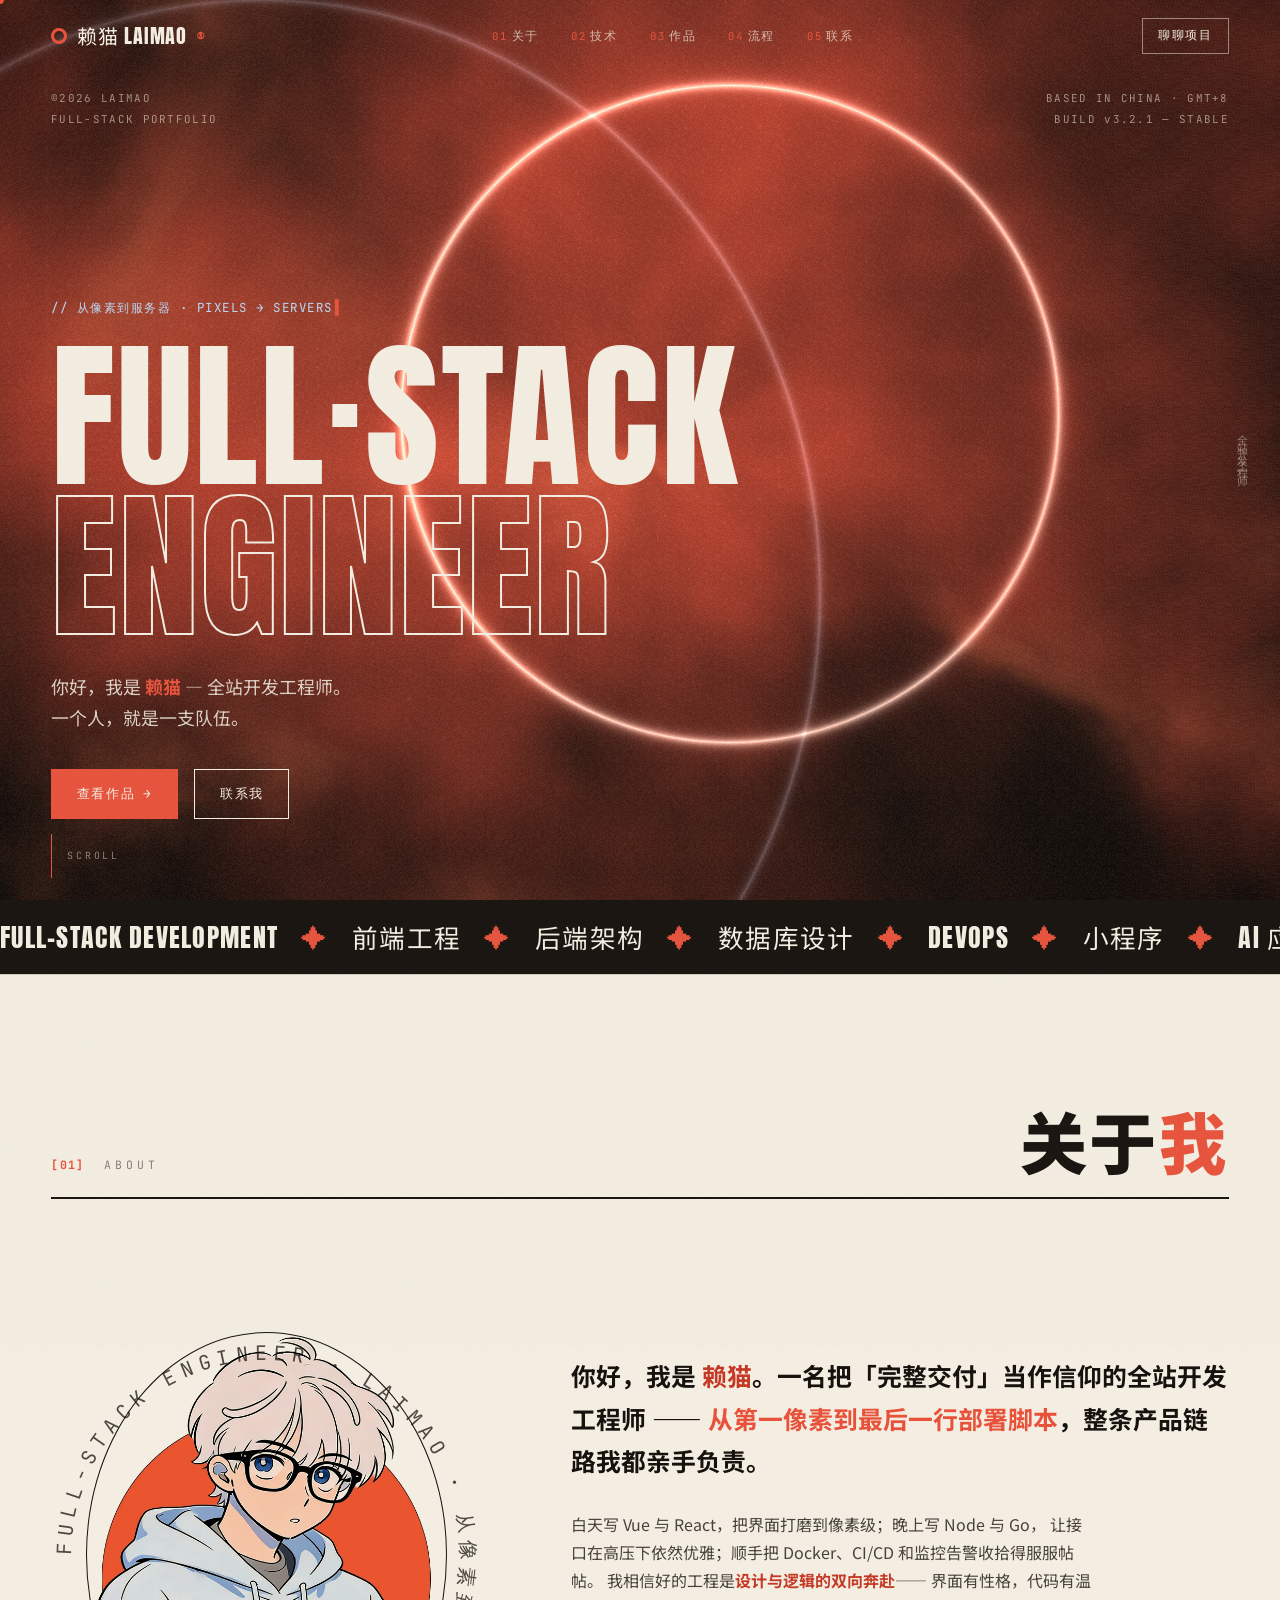
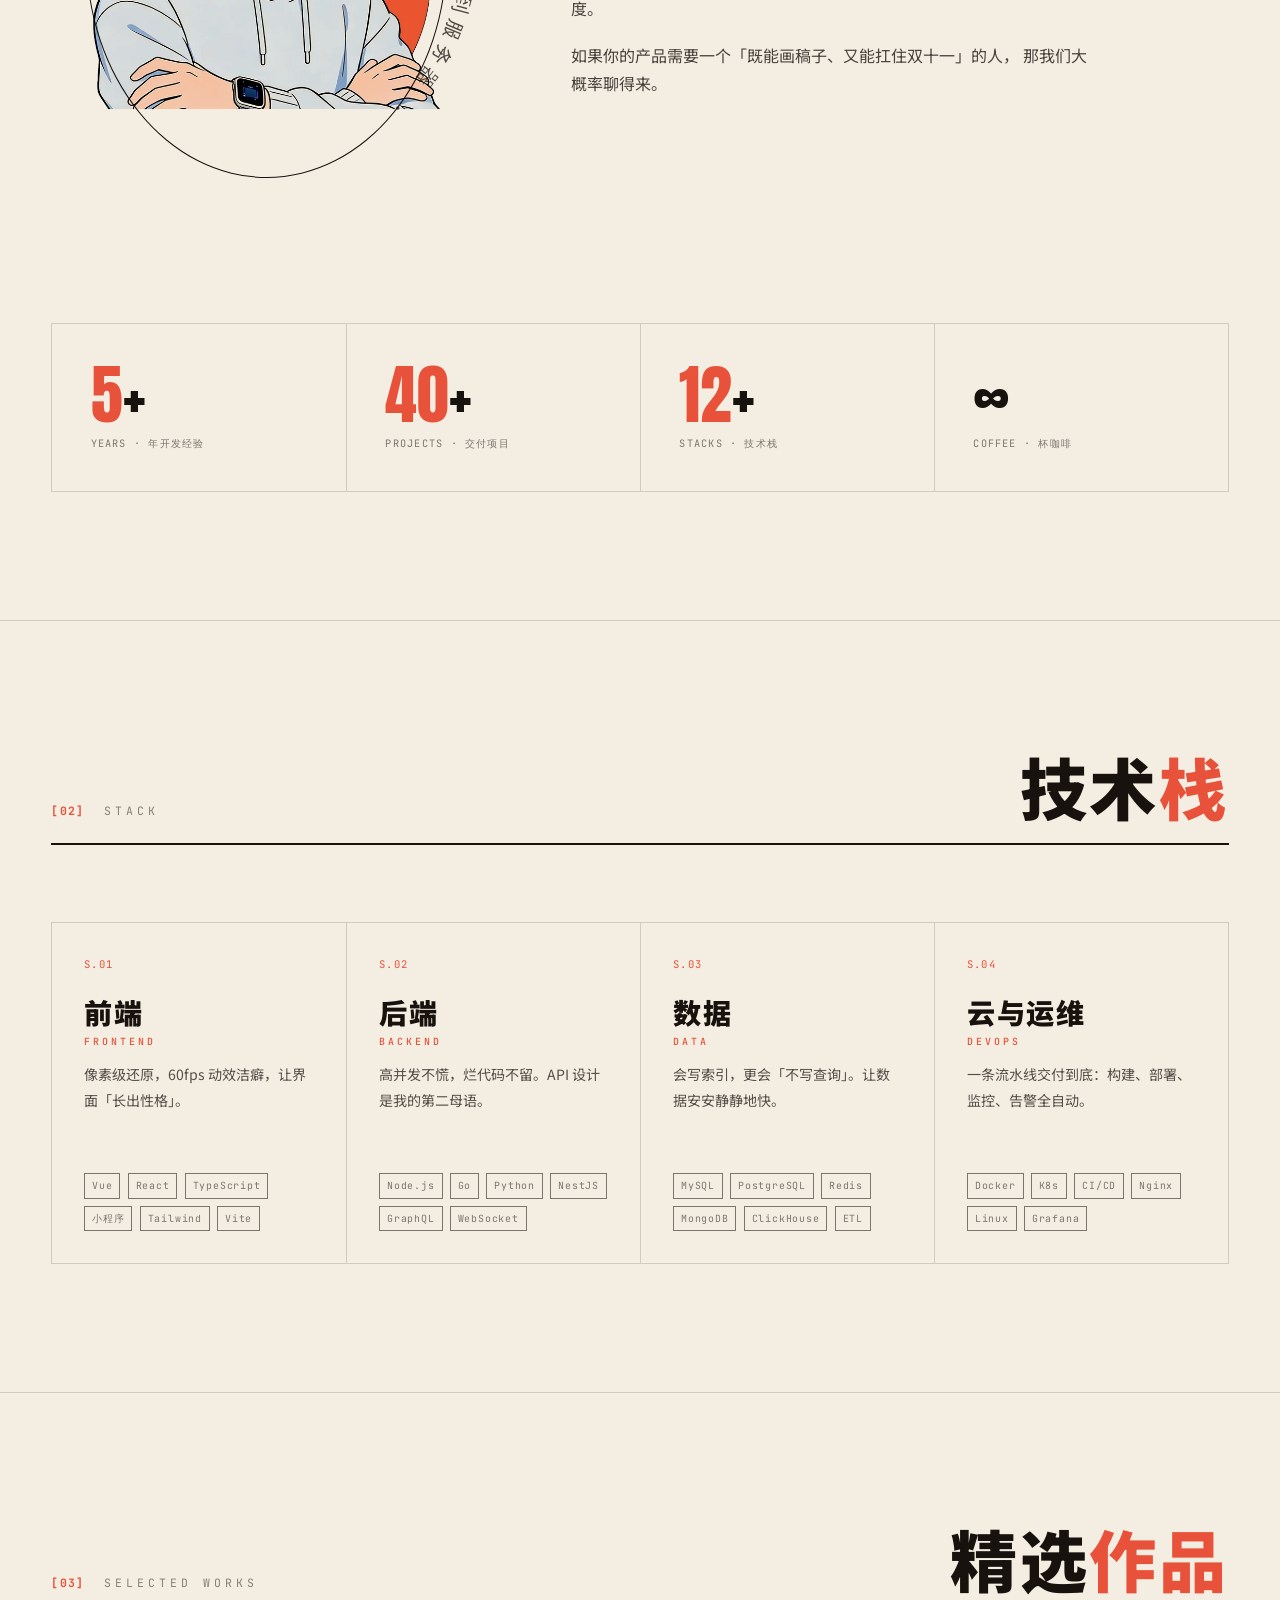
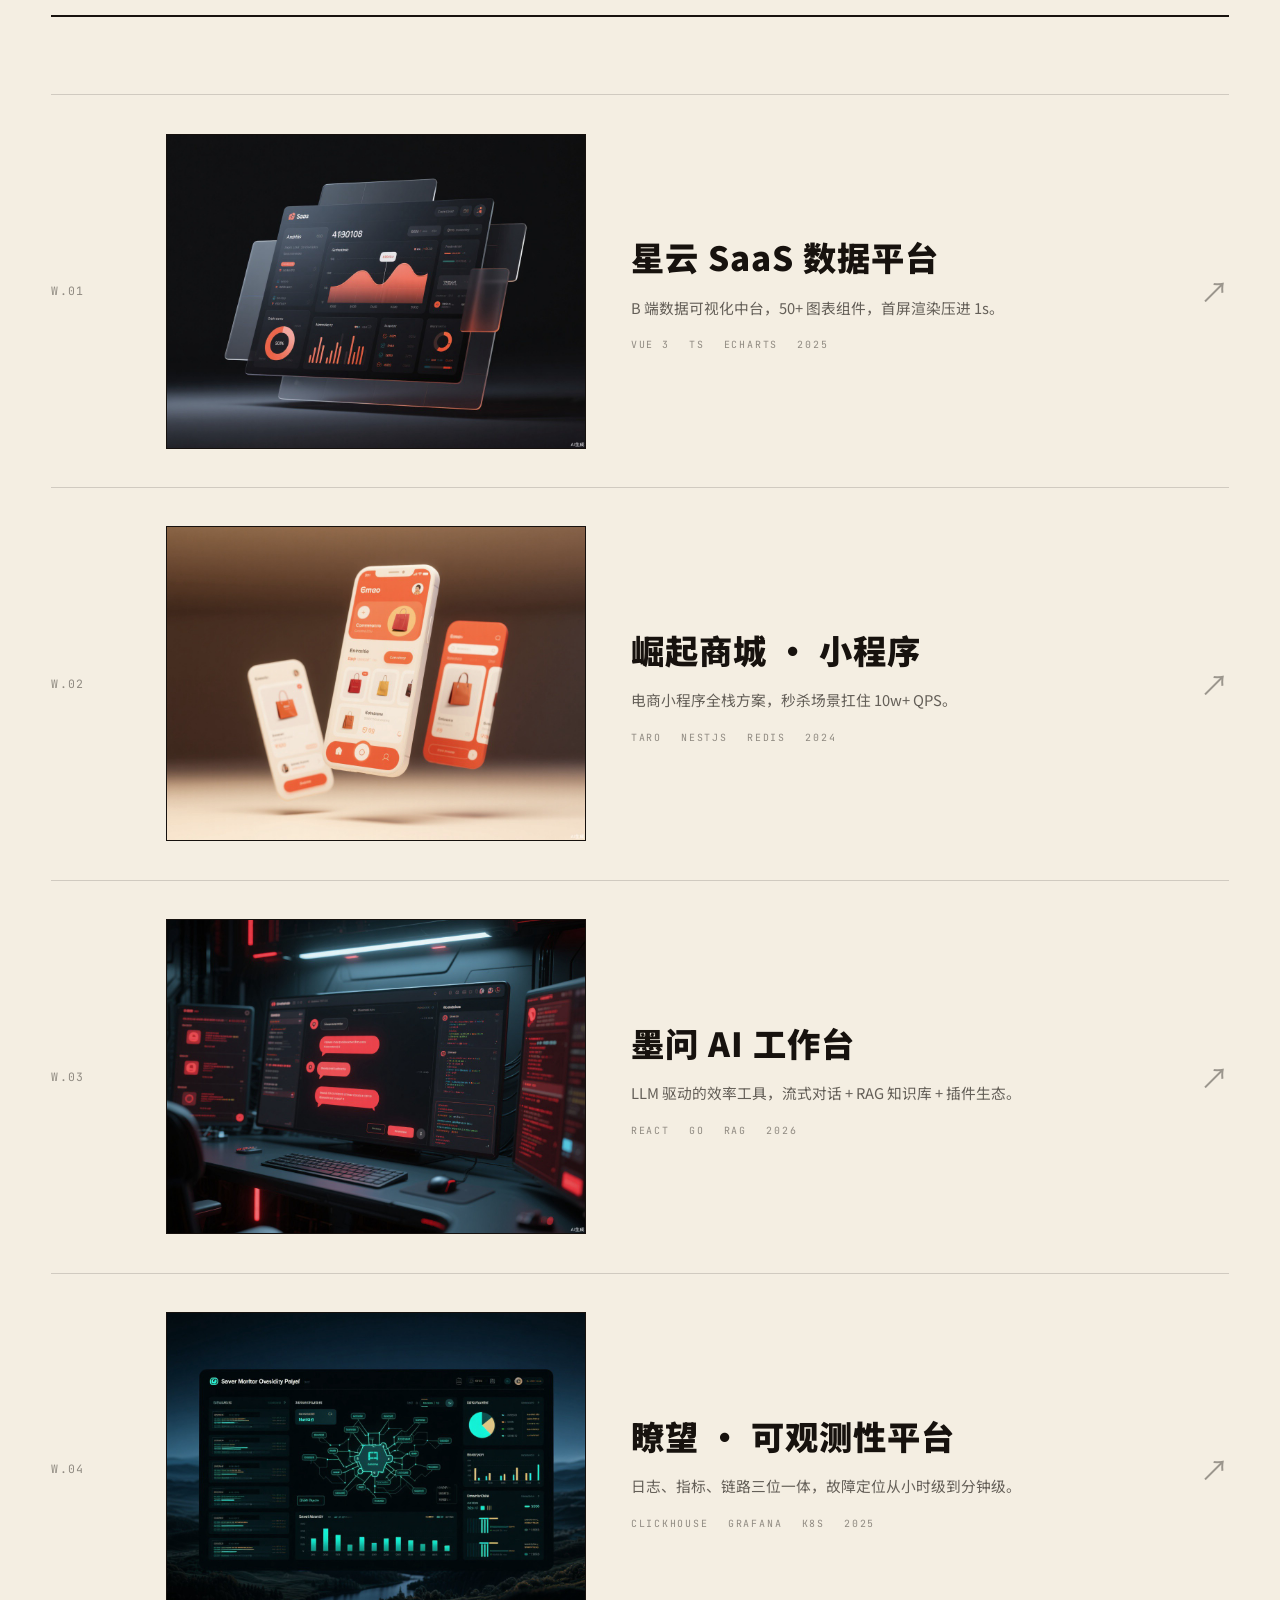
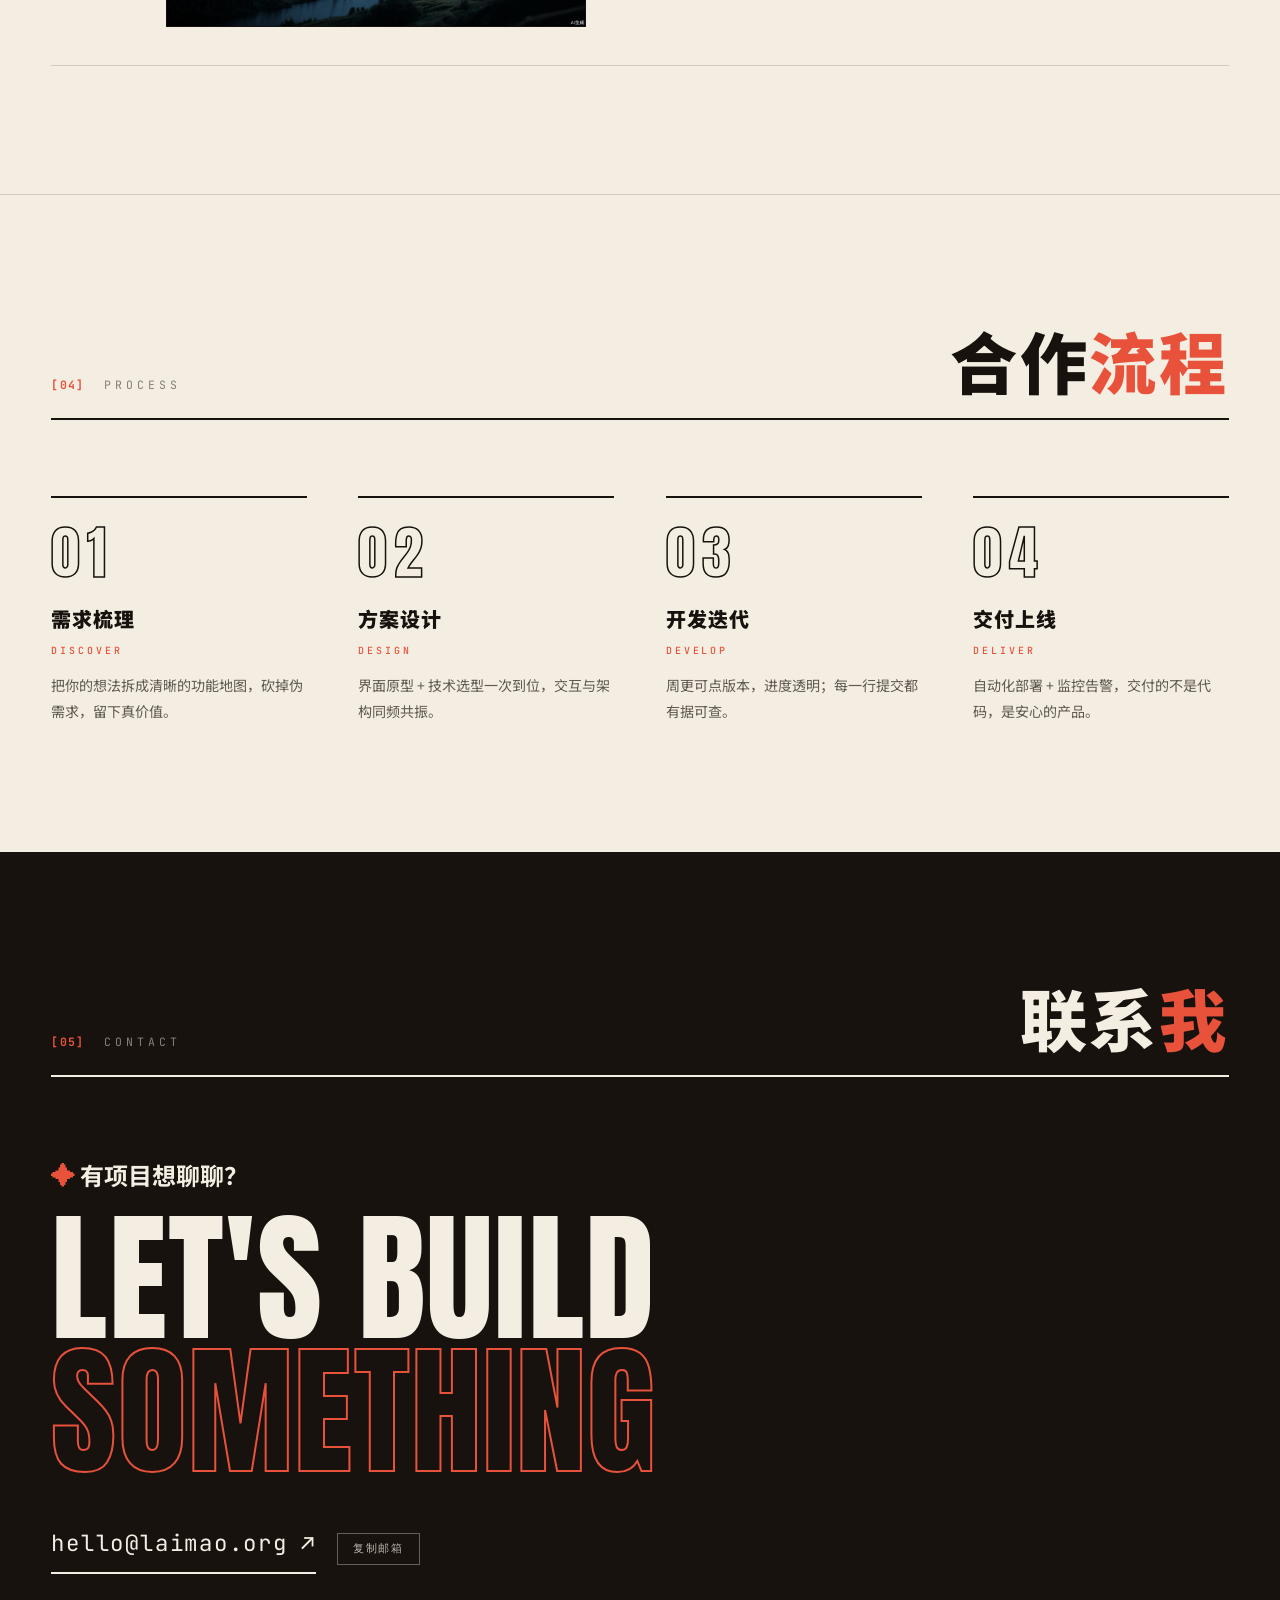
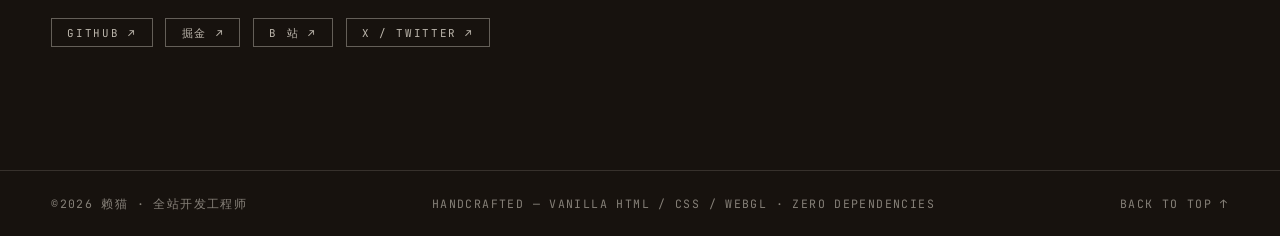
<file: index.html>
<!DOCTYPE html>
<html lang="zh-CN">
<head>
  <meta charset="UTF-8" />
  <meta name="viewport" content="width=device-width, initial-scale=1.0" />
  <title>赖猫 — 全栈开发工程师 · Full-Stack Engineer</title>
  <meta name="description" content="LAIMAO — 全站开发工程师个人品牌站。从像素到服务器，负责完整产品链路：前端工程、后端架构、数据库设计、DevOps 与 AI 应用。" />
  <meta name="theme-color" content="#17120e" />
  <meta property="og:type" content="website" />
  <meta property="og:locale" content="zh_CN" />
  <meta property="og:title" content="赖猫LAIMAO® — 全栈开发工程师 · Full-Stack Engineer" />
  <meta property="og:description" content="从像素到服务器，一个人就是一支队伍：前端工程、后端架构、数据库设计、DevOps 与 AI 应用。" />
  <!-- TODO: 部署后把 og:image 换成正式域名的绝对 URL -->
  <meta property="og:image" content="/assets/img/work-01.jpg" />
  <meta name="twitter:card" content="summary_large_image" />
  <meta name="twitter:title" content="赖猫LAIMAO® — 全栈开发工程师 · Full-Stack Engineer" />
  <meta name="twitter:description" content="从像素到服务器，一个人就是一支队伍。" />
  <!-- TODO: 确认正式域名，若非 laimao.org 请同步替换 canonical / og:url / og:image -->
  <link rel="canonical" href="https://www.laimao.org/" />
  <meta property="og:url" content="https://www.laimao.org/" />
  <link rel="icon" href="data:image/svg+xml,%3Csvg xmlns='http://www.w3.org/2000/svg' viewBox='0 0 100 100'%3E%3Crect width='100' height='100' fill='%2317120E'/%3E%3Ccircle cx='50' cy='50' r='30' fill='none' stroke='%23E8523B' stroke-width='9'/%3E%3C/svg%3E" />
  <script>document.documentElement.classList.add("js");</script>
  <link rel="preconnect" href="https://fonts.loli.net" />
  <link rel="preconnect" href="https://gstatic.loli.net" crossorigin />
  <link href="https://fonts.loli.net/css2?family=Anton&family=JetBrains+Mono:wght@400;500;700&family=Noto+Sans+SC:wght@400;500;700;900&display=swap" rel="stylesheet" />
  <link rel="stylesheet" href="css/style.css" />
  <script type="application/ld+json">
  {
    "@context": "https://www.laimao.org",
    "@type": "Person",
    "name": "赖猫",
    "jobTitle": "全栈开发工程师",
    "email": "hello@laimao.org",
    "knowsAbout": ["前端工程", "后端架构", "数据库设计", "DevOps", "AI 应用"]
  }
  </script>
</head>
<body>
  <a class="skip-link" href="#main">跳到主要内容</a>

  <!-- 阅读进度条 -->
  <div class="progress" aria-hidden="true"></div>

  <!-- 自定义光标 -->
  <div class="cursor-dot" aria-hidden="true"></div>
  <div class="cursor-ring" aria-hidden="true"></div>

  <!-- 胶片颗粒 -->
  <div class="grain" aria-hidden="true"></div>

  <!-- 导航 -->
  <header class="nav" id="nav">
    <a class="nav__brand" href="#top">
      <span class="nav__mark" aria-hidden="true"></span>
      赖猫 LAIMAO<sup>®</sup>
    </a>
    <nav class="nav__links" id="navLinks" aria-label="主导航">
      <a href="#about" class="nav__link"><em>01</em>关于</a>
      <a href="#stack" class="nav__link"><em>02</em>技术</a>
      <a href="#works" class="nav__link"><em>03</em>作品</a>
      <a href="#process" class="nav__link"><em>04</em>流程</a>
      <a href="#contact" class="nav__link"><em>05</em>联系</a>
    </nav>
    <a href="#contact" class="nav__cta magnetic">聊聊项目</a>
    <button class="nav__burger" id="navBurger" aria-label="打开菜单" aria-expanded="false">
      <span></span><span></span>
    </button>
  </header>

  <main id="main">

  <!-- ============ HERO ============ -->
  <section class="hero" id="top">
    <canvas id="shaderCanvas" aria-hidden="true"></canvas>

    <div class="hero__meta hero__meta--tl mono">
      ©2026 LAIMAO<br />FULL-STACK PORTFOLIO
    </div>
    <div class="hero__meta hero__meta--tr mono">
      BASED IN CHINA · GMT+8<br />BUILD v3.2.1 — STABLE
    </div>

    <div class="hero__title-wrap">
      <p class="hero__kicker mono reveal">// 从像素到服务器 · PIXELS → SERVERS</p>
      <h1 class="hero__title">
        <span class="hero__line reveal"><span class="hero__solid reveal--mask">FULL·STACK</span></span>
        <span class="hero__line reveal"><span class="hero__stroke reveal--mask">ENGINEER</span></span>
      </h1>
      <p class="hero__sub reveal">
        你好，我是 <strong>赖猫</strong> — 全站开发工程师。<br class="br-mobile" />
        一个人，就是一支队伍。
      </p>
      <div class="hero__actions reveal">
        <a href="#works" class="btn btn--solid magnetic">查看作品 <span class="btn__arrow">→</span></a>
        <a href="#contact" class="btn btn--ghost magnetic">联系我</a>
      </div>
    </div>

    <div class="hero__vertical mono" aria-hidden="true">全站开发工程师</div>

    <div class="hero__scroll mono" aria-hidden="true">
      <span class="hero__scroll-line"></span>
      SCROLL
    </div>
  </section>

  <!-- 跑马灯 -->
  <div class="marquee" aria-hidden="true">
    <div class="marquee__track">
      <span class="marquee__item">FULL-STACK DEVELOPMENT <i>✦</i> 前端工程 <i>✦</i> 后端架构 <i>✦</i> 数据库设计 <i>✦</i> DEVOPS <i>✦</i> 小程序 <i>✦</i> AI 应用 <i>✦</i></span>
      <span class="marquee__item">FULL-STACK DEVELOPMENT <i>✦</i> 前端工程 <i>✦</i> 后端架构 <i>✦</i> 数据库设计 <i>✦</i> DEVOPS <i>✦</i> 小程序 <i>✦</i> AI 应用 <i>✦</i></span>
    </div>
  </div>

  <!-- ============ 01 关于 ============ -->
  <section class="section about" id="about">
    <div class="section__head reveal">
      <span class="section__no mono">[01]</span>
      <span class="section__label mono">ABOUT</span>
      <h2 class="section__title">关于<em>我</em></h2>
    </div>

    <div class="about__grid">
      <figure class="about__portrait reveal" id="portraitTilt">
        <span class="about__circle" aria-hidden="true"></span>
        <svg class="about__ring" viewBox="0 0 200 200" aria-hidden="true">
          <defs>
            <path id="ringPath" d="M100,100 m-84,0 a84,84 0 1,1 168,0 a84,84 0 1,1 -168,0" />
          </defs>
          <text class="about__ring-text">
            <textPath href="#ringPath">FULL-STACK ENGINEER · LAIMAO · 从像素到服务器 ·&nbsp;</textPath>
          </text>
        </svg>
        <img src="assets/img/profile.webp" alt="LAIMAO 的头像插画" width="732" height="979" loading="lazy" decoding="async" />
      </figure>

      <div class="about__body">
        <p class="about__lede reveal">
          你好，我是 <strong>赖猫</strong>。一名把「完整交付」当作信仰的全站开发工程师 ——
          <em>从第一像素到最后一行部署脚本</em>，整条产品链路我都亲手负责。
        </p>
        <p class="reveal">
          白天写 Vue 与 React，把界面打磨到像素级；晚上写 Node 与 Go，
          让接口在高压下依然优雅；顺手把 Docker、CI/CD 和监控告警收拾得服服帖帖。
          我相信好的工程是<strong>设计与逻辑的双向奔赴</strong>—— 界面有性格，代码有温度。
        </p>
        <p class="reveal">
          如果你的产品需要一个「既能画稿子、又能扛住双十一」的人，
          那我们大概率聊得来。
        </p>

        <ul class="about__tags mono reveal">
          <li># 独立交付</li>
          <li># 性能洁癖</li>
          <li># 细节控</li>
          <li># 长期主义</li>
        </ul>
      </div>
    </div>

    <ul class="stats">
      <li class="stats__item reveal">
        <span class="stats__num"><b data-count="5">5</b>+</span>
        <span class="stats__label mono">YEARS · 年开发经验</span>
      </li>
      <li class="stats__item reveal">
        <span class="stats__num"><b data-count="40">40</b>+</span>
        <span class="stats__label mono">PROJECTS · 交付项目</span>
      </li>
      <li class="stats__item reveal">
        <span class="stats__num"><b data-count="12">12</b>+</span>
        <span class="stats__label mono">STACKS · 技术栈</span>
      </li>
      <li class="stats__item reveal">
        <span class="stats__num">∞</span>
        <span class="stats__label mono">COFFEE · 杯咖啡</span>
      </li>
    </ul>
  </section>

  <!-- ============ 02 技术栈 ============ -->
  <section class="section stack" id="stack">
    <div class="section__head reveal">
      <span class="section__no mono">[02]</span>
      <span class="section__label mono">STACK</span>
      <h2 class="section__title">技术<em>栈</em></h2>
    </div>

    <div class="stack__grid">
      <article class="stack__card reveal">
        <span class="stack__no mono">S.01</span>
        <h3 class="stack__name">前端<small>FRONTEND</small></h3>
        <p class="stack__desc">像素级还原，60fps 动效洁癖，让界面「长出性格」。</p>
        <ul class="stack__tags mono">
          <li>Vue</li><li>React</li><li>TypeScript</li><li>小程序</li><li>Tailwind</li><li>Vite</li>
        </ul>
      </article>
      <article class="stack__card reveal">
        <span class="stack__no mono">S.02</span>
        <h3 class="stack__name">后端<small>BACKEND</small></h3>
        <p class="stack__desc">高并发不慌，烂代码不留。API 设计是我的第二母语。</p>
        <ul class="stack__tags mono">
          <li>Node.js</li><li>Go</li><li>Python</li><li>NestJS</li><li>GraphQL</li><li>WebSocket</li>
        </ul>
      </article>
      <article class="stack__card reveal">
        <span class="stack__no mono">S.03</span>
        <h3 class="stack__name">数据<small>DATA</small></h3>
        <p class="stack__desc">会写索引，更会「不写查询」。让数据安安静静地快。</p>
        <ul class="stack__tags mono">
          <li>MySQL</li><li>PostgreSQL</li><li>Redis</li><li>MongoDB</li><li>ClickHouse</li><li>ETL</li>
        </ul>
      </article>
      <article class="stack__card reveal">
        <span class="stack__no mono">S.04</span>
        <h3 class="stack__name">云与运维<small>DEVOPS</small></h3>
        <p class="stack__desc">一条流水线交付到底：构建、部署、监控、告警全自动。</p>
        <ul class="stack__tags mono">
          <li>Docker</li><li>K8s</li><li>CI/CD</li><li>Nginx</li><li>Linux</li><li>Grafana</li>
        </ul>
      </article>
    </div>
  </section>

  <!-- ============ 03 作品 ============ -->
  <section class="section works" id="works">
    <div class="section__head reveal">
      <span class="section__no mono">[03]</span>
      <span class="section__label mono">SELECTED WORKS</span>
      <h2 class="section__title">精选<em>作品</em></h2>
    </div>

    <div class="works__list">
      <article class="work reveal">
        <span class="work__no mono">W.01</span>
        <div class="work__media">
          <img src="assets/img/work-01.jpg" alt="星云 SaaS 数据平台界面" loading="lazy" decoding="async" width="1024" height="768" />
        </div>
        <div class="work__info">
          <h3 class="work__title">星云 SaaS 数据平台</h3>
          <p class="work__desc">B 端数据可视化中台，50+ 图表组件，首屏渲染压进 1s。</p>
          <ul class="work__tags mono"><li>VUE 3</li><li>TS</li><li>ECHARTS</li><li>2025</li></ul>
        </div>
        <span class="work__arrow" aria-hidden="true">↗</span>
      </article>

      <article class="work reveal">
        <span class="work__no mono">W.02</span>
        <div class="work__media">
          <img src="assets/img/work-02.jpg" alt="崛起商城小程序界面" loading="lazy" decoding="async" width="1024" height="768" />
        </div>
        <div class="work__info">
          <h3 class="work__title">崛起商城 · 小程序</h3>
          <p class="work__desc">电商小程序全栈方案，秒杀场景扛住 10w+ QPS。</p>
          <ul class="work__tags mono"><li>TARO</li><li>NESTJS</li><li>REDIS</li><li>2024</li></ul>
        </div>
        <span class="work__arrow" aria-hidden="true">↗</span>
      </article>

      <article class="work reveal">
        <span class="work__no mono">W.03</span>
        <div class="work__media">
          <img src="assets/img/work-03.jpg" alt="墨问 AI 工作台界面" loading="lazy" decoding="async" width="1024" height="768" />
        </div>
        <div class="work__info">
          <h3 class="work__title">墨问 AI 工作台</h3>
          <p class="work__desc">LLM 驱动的效率工具，流式对话 + RAG 知识库 + 插件生态。</p>
          <ul class="work__tags mono"><li>REACT</li><li>GO</li><li>RAG</li><li>2026</li></ul>
        </div>
        <span class="work__arrow" aria-hidden="true">↗</span>
      </article>

      <article class="work reveal">
        <span class="work__no mono">W.04</span>
        <div class="work__media">
          <img src="assets/img/work-04.jpg" alt="瞭望监控台界面" loading="lazy" decoding="async" width="1024" height="768" />
        </div>
        <div class="work__info">
          <h3 class="work__title">瞭望 · 可观测性平台</h3>
          <p class="work__desc">日志、指标、链路三位一体，故障定位从小时级到分钟级。</p>
          <ul class="work__tags mono"><li>CLICKHOUSE</li><li>GRAFANA</li><li>K8S</li><li>2025</li></ul>
        </div>
        <span class="work__arrow" aria-hidden="true">↗</span>
      </article>
    </div>
  </section>

  <!-- ============ 04 流程 ============ -->
  <section class="section process" id="process">
    <div class="section__head reveal">
      <span class="section__no mono">[04]</span>
      <span class="section__label mono">PROCESS</span>
      <h2 class="section__title">合作<em>流程</em></h2>
    </div>

    <ol class="process__steps">
      <li class="process__step reveal">
        <span class="process__no mono">01</span>
        <h3>需求梳理<small>DISCOVER</small></h3>
        <p>把你的想法拆成清晰的功能地图，砍掉伪需求，留下真价值。</p>
      </li>
      <li class="process__step reveal">
        <span class="process__no mono">02</span>
        <h3>方案设计<small>DESIGN</small></h3>
        <p>界面原型 + 技术选型一次到位，交互与架构同频共振。</p>
      </li>
      <li class="process__step reveal">
        <span class="process__no mono">03</span>
        <h3>开发迭代<small>DEVELOP</small></h3>
        <p>周更可点版本，进度透明；每一行提交都有据可查。</p>
      </li>
      <li class="process__step reveal">
        <span class="process__no mono">04</span>
        <h3>交付上线<small>DELIVER</small></h3>
        <p>自动化部署 + 监控告警，交付的不是代码，是安心的产品。</p>
      </li>
    </ol>
  </section>

  <!-- ============ 05 联系 ============ -->
  <section class="section contact" id="contact">
    <div class="section__head reveal">
      <span class="section__no mono">[05]</span>
      <span class="section__label mono">CONTACT</span>
      <h2 class="section__title">联系<em>我</em></h2>
    </div>

    <div class="contact__hero reveal">
      <p class="contact__cn">有项目想聊聊？</p>
      <p class="contact__en" aria-hidden="true">LET'S BUILD<br /><span>SOMETHING</span></p>
      <div class="contact__mail-row">
        <a href="mailto:hello@laimao.org" class="contact__mail magnetic">
          hello@laimao.org <span aria-hidden="true">↗</span>
        </a>
        <button class="contact__copy mono" id="copyMail" type="button" aria-label="复制邮箱地址">复制邮箱</button>
      </div>
      <!-- TODO: 替换为真实主页链接 -->
      <ul class="contact__socials mono">
        <li><a href="https://github.com/" target="_blank" rel="noopener noreferrer">GITHUB ↗</a></li>
        <li><a href="https://juejin.cn/" target="_blank" rel="noopener noreferrer">掘金 ↗</a></li>
        <li><a href="https://space.bilibili.com/" target="_blank" rel="noopener noreferrer">B 站 ↗</a></li>
        <li><a href="https://x.com/" target="_blank" rel="noopener noreferrer">X / TWITTER ↗</a></li>
      </ul>
    </div>
  </section>

  </main>

  <!-- 页脚 -->
  <footer class="footer">
    <span class="mono">©2026 赖猫 · 全站开发工程师</span>
    <span class="mono footer__mid">HANDCRAFTED — VANILLA HTML / CSS / WEBGL · ZERO DEPENDENCIES</span>
    <a href="#top" class="mono footer__top">BACK TO TOP ↑</a>
  </footer>

  <script src="js/shader.js"></script>
  <script src="js/main.js"></script>
</body>
</html>
</file>
<file: css/style.css>
/* ============================================================
   LAIMAO® — 全站开发工程师 · 品牌站
   设计语言：日系海报 × 开发者终端
   朱红 / 墨黑 / 奶油纸 · Anton + Noto Sans SC + JetBrains Mono
   ============================================================ */

:root {
  --ink: #17120e;
  --ink-2: #2a211a;
  --paper: #f4eee2;
  --paper-2: #ece4d4;
  --verm: #e8523b;
  --verm-deep: #c43a26;
  --sky: #bcd7f5;
  --line: rgba(23, 18, 14, 0.16);
  --line-strong: rgba(23, 18, 14, 0.7);
  --cream-line: rgba(244, 238, 226, 0.22);

  --disp: "Anton", "Noto Sans SC", sans-serif;
  --sans: "Noto Sans SC", "PingFang SC", "Microsoft YaHei", sans-serif;
  --mono: "JetBrains Mono", "SFMono-Regular", Consolas, monospace;

  --ease: cubic-bezier(0.22, 0.65, 0.3, 1);
  --pad-x: clamp(1.25rem, 4vw, 4rem);
}

/* ---------- Reset ---------- */
*,
*::before,
*::after {
  box-sizing: border-box;
  margin: 0;
  padding: 0;
}

html {
  scroll-behavior: smooth;
  overflow-x: hidden; /* 旧浏览器回退 */
  overflow-x: clip;
}

body {
  background: var(--paper);
  color: var(--ink);
  font-family: var(--sans);
  font-size: 16px;
  line-height: 1.75;
  -webkit-font-smoothing: antialiased;
  overflow-x: hidden; /* 旧浏览器回退 */
  overflow-x: clip;
}

img {
  max-width: 100%;
  display: block;
}

a {
  color: inherit;
  text-decoration: none;
}

ul,
ol {
  list-style: none;
}

::selection {
  background: var(--verm);
  color: var(--paper);
}

::-webkit-scrollbar {
  width: 10px;
}
::-webkit-scrollbar-track {
  background: var(--paper);
}
::-webkit-scrollbar-thumb {
  background: var(--ink);
  border: 2px solid var(--paper);
}

:focus-visible {
  outline: 2px solid var(--verm);
  outline-offset: 3px;
}

.mono {
  font-family: var(--mono);
  font-size: 0.72rem;
  letter-spacing: 0.12em;
}

/* ---------- 跳转链接（键盘用户） ---------- */
.skip-link {
  position: fixed;
  top: 0.8rem;
  left: 0.8rem;
  z-index: 300;
  background: var(--verm);
  color: var(--paper);
  font-family: var(--mono);
  font-size: 0.75rem;
  letter-spacing: 0.12em;
  padding: 0.7em 1.2em;
  transform: translateY(-200%);
  transition: transform 0.3s var(--ease);
}

.skip-link:focus-visible {
  transform: none;
}

/* ---------- 阅读进度条 ---------- */
.progress {
  position: fixed;
  top: 0;
  left: 0;
  width: 100%;
  height: 2px;
  background: var(--verm);
  transform: scaleX(0);
  transform-origin: left;
  z-index: 150;
  pointer-events: none;
  will-change: transform;
}

/* ---------- 胶片颗粒 ---------- */
.grain {
  position: fixed;
  inset: -50%;
  z-index: 9990;
  pointer-events: none;
  opacity: 0.055;
  background-image: url("data:image/svg+xml,%3Csvg xmlns='http://www.w3.org/2000/svg' width='300' height='300'%3E%3Cfilter id='n'%3E%3CfeTurbulence type='fractalNoise' baseFrequency='0.9' numOctaves='2' stitchTiles='stitch'/%3E%3C/filter%3E%3Crect width='100%25' height='100%25' filter='url(%23n)'/%3E%3C/svg%3E");
  animation: grain-shift 0.9s steps(4) infinite;
}

@keyframes grain-shift {
  0% { transform: translate(0, 0); }
  25% { transform: translate(-2%, 1.4%); }
  50% { transform: translate(1.6%, -1%); }
  75% { transform: translate(-1%, -1.8%); }
  100% { transform: translate(0, 0); }
}

/* ---------- 自定义光标 ---------- */
.cursor-dot,
.cursor-ring {
  position: fixed;
  top: 0;
  left: 0;
  z-index: 9999;
  pointer-events: none;
  border-radius: 50%;
  transform: translate(-50%, -50%);
  will-change: transform;
  display: none; /* 无 JS 时彻底隐藏 */
}

.cursor-dot {
  width: 8px;
  height: 8px;
  background: var(--verm);
}

.cursor-ring {
  width: 38px;
  height: 38px;
  border: 1px solid rgba(23, 18, 14, 0.55);
  transition: width 0.3s var(--ease), height 0.3s var(--ease),
    border-color 0.3s, background-color 0.3s;
}

.cursor-ring.is-active {
  width: 58px;
  height: 58px;
  border-color: var(--verm);
  background: rgba(232, 82, 59, 0.08);
}

/* 深色区域上光标环反色 */
.on-dark .cursor-ring {
  border-color: rgba(244, 238, 226, 0.7);
}

/* 仅在 JS 可用 + 精确指针环境下显示 */
html.js .cursor-dot,
html.js .cursor-ring {
  display: block;
}

@media (hover: none), (pointer: coarse) {
  html.js .cursor-dot,
  html.js .cursor-ring {
    display: none;
  }
}

/* ============================================================
   NAV
   ============================================================ */
.nav {
  position: fixed;
  top: 0;
  left: 0;
  right: 0;
  z-index: 100;
  display: flex;
  align-items: center;
  justify-content: space-between;
  gap: 2rem;
  padding: 1.1rem var(--pad-x);
  border-bottom: 1px solid transparent;
  transition: background-color 0.4s, border-color 0.4s, padding 0.4s;
}

.nav.is-scrolled {
  background: rgba(244, 238, 226, 0.82);
  backdrop-filter: blur(14px);
  -webkit-backdrop-filter: blur(14px);
  border-bottom-color: var(--line);
  padding-top: 0.8rem;
  padding-bottom: 0.8rem;
}

.nav__brand {
  font-family: var(--disp);
  font-size: 1.25rem;
  letter-spacing: 0.04em;
  display: flex;
  align-items: center;
  gap: 0.6rem;
  color: var(--paper);
  transition: color 0.4s;
}

.nav.is-scrolled .nav__brand {
  color: var(--ink);
}

.nav__brand sup {
  font-size: 0.55em;
  color: var(--verm);
}

.nav__mark {
  width: 16px;
  height: 16px;
  border: 3px solid var(--verm);
  border-radius: 50%;
  flex: none;
}

.nav__links {
  display: flex;
  gap: clamp(1.25rem, 2.5vw, 2.5rem);
}

.nav__link {
  font-family: var(--mono);
  font-size: 0.78rem;
  letter-spacing: 0.14em;
  color: rgba(244, 238, 226, 0.72);
  position: relative;
  padding-block: 0.25rem;
  transition: color 0.3s;
}

.nav.is-scrolled .nav__link {
  color: rgba(23, 18, 14, 0.66);
}

.nav__link em {
  font-style: normal;
  color: var(--verm);
  margin-right: 0.35em;
  font-size: 0.85em;
}

.nav__link::after {
  content: "";
  position: absolute;
  left: 0;
  bottom: 0;
  width: 100%;
  height: 1px;
  background: var(--verm);
  transform: scaleX(0);
  transform-origin: right;
  transition: transform 0.35s var(--ease);
}

.nav__link:hover {
  color: var(--verm) !important;
}

.nav__link:hover::after {
  transform: scaleX(1);
  transform-origin: left;
}

/* 当前区域高亮（Scrollspy） */
.nav__link.is-active {
  color: var(--verm) !important;
}

.nav__link.is-active::after {
  transform: scaleX(1);
  transform-origin: left;
}

.nav__cta {
  font-family: var(--mono);
  font-size: 0.75rem;
  letter-spacing: 0.12em;
  color: var(--paper);
  border: 1px solid rgba(244, 238, 226, 0.5);
  padding: 0.55em 1.3em;
  transition: 0.3s;
}

.nav.is-scrolled .nav__cta {
  color: var(--ink);
  border-color: rgba(23, 18, 14, 0.45);
}

.nav__cta:hover {
  background: var(--verm);
  border-color: var(--verm);
  color: var(--paper) !important;
}

.nav__burger {
  display: none;
  flex-direction: column;
  justify-content: center;
  gap: 6px;
  width: 42px;
  height: 42px;
  background: none;
  border: 1px solid rgba(244, 238, 226, 0.4);
  cursor: pointer;
  align-items: center;
  z-index: 102;
}

.nav__burger span {
  display: block;
  width: 18px;
  height: 1.5px;
  background: var(--paper);
  transition: transform 0.35s var(--ease), background 0.3s;
}

.nav.is-scrolled .nav__burger span {
  background: var(--ink);
}

.nav--open .nav__burger span {
  background: var(--paper);
}

.nav--open .nav__burger span:first-child {
  transform: translateY(3.75px) rotate(45deg);
}

.nav--open .nav__burger span:last-child {
  transform: translateY(-3.75px) rotate(-45deg);
}

/* ============================================================
   HERO
   ============================================================ */
.hero {
  position: relative;
  min-height: 100vh; /* 旧浏览器回退 */
  min-height: 100svh;
  background: var(--ink);
  overflow: hidden;
  display: flex;
  flex-direction: column;
  justify-content: flex-end;
}

/* 无 WebGL / 着色器失败时的氛围底色（正常时被不透明 canvas 覆盖） */
.hero::before {
  content: "";
  position: absolute;
  inset: 0;
  background:
    radial-gradient(60% 75% at 74% 28%, rgba(196, 58, 38, 0.32), transparent 62%),
    radial-gradient(46% 60% at 16% 78%, rgba(232, 82, 59, 0.16), transparent 66%),
    radial-gradient(42% 50% at 55% 55%, rgba(188, 215, 245, 0.05), transparent 70%);
}

#shaderCanvas {
  position: absolute;
  inset: 0;
  width: 100%;
  height: 100%;
  display: block;
}

.hero__meta {
  position: absolute;
  z-index: 3;
  color: rgba(244, 238, 226, 0.55);
  line-height: 1.9;
  font-size: 0.68rem;
}

.hero__meta--tl {
  top: 5.5rem;
  left: var(--pad-x);
}

.hero__meta--tr {
  top: 5.5rem;
  right: var(--pad-x);
  text-align: right;
}

.hero__title-wrap {
  position: relative;
  z-index: 3;
  padding: 0 var(--pad-x) clamp(4rem, 9vh, 7rem);
  max-width: 1500px;
}

.hero__kicker {
  color: var(--sky);
  margin-bottom: 1.4rem;
  font-size: 0.78rem;
}

.hero__kicker::after {
  content: "▌";
  color: var(--verm);
  animation: blink 1.1s steps(1) infinite;
  margin-left: 0.2em;
}

@keyframes blink {
  50% { opacity: 0; }
}

@keyframes menu-in {
  from {
    opacity: 0;
    transform: translateY(18px);
  }
  to {
    opacity: 1;
    transform: none;
  }
}

.hero__title {
  font-family: var(--disp);
  font-weight: 400;
  text-transform: uppercase;
  font-size: clamp(3rem, 12.5vw, 11.5rem);
  line-height: 0.94;
  letter-spacing: 0.01em;
}

.hero__line {
  display: block;
  overflow: hidden;
}

.hero__solid,
.hero__stroke {
  display: block; /* 使 transform 生效（遮罩入场） */
}

.hero__solid {
  color: var(--paper);
}

.hero__stroke {
  color: transparent;
  -webkit-text-stroke: 2px var(--paper);
}

.hero__sub {
  margin-top: 1.8rem;
  color: rgba(244, 238, 226, 0.85);
  font-size: clamp(1rem, 1.4vw, 1.2rem);
}

.hero__sub strong {
  color: var(--verm);
  font-weight: 700;
}

.hero__actions {
  display: flex;
  gap: 1rem;
  margin-top: 2.2rem;
  flex-wrap: wrap;
}

.btn {
  font-family: var(--mono);
  font-size: 0.8rem;
  letter-spacing: 0.14em;
  padding: 1em 1.9em;
  border: 1px solid var(--paper);
  display: inline-flex;
  align-items: center;
  gap: 0.6em;
  transition: background-color 0.3s, color 0.3s, border-color 0.3s,
    transform 0.2s ease-out;
}

.btn--solid {
  background: var(--verm);
  border-color: var(--verm);
  color: var(--paper);
}

.btn--solid:hover {
  background: var(--paper);
  border-color: var(--paper);
  color: var(--ink);
}

.btn--ghost {
  color: var(--paper);
  background: transparent;
}

.btn--ghost:hover {
  background: var(--paper);
  color: var(--ink);
}

.btn__arrow {
  transition: transform 0.3s var(--ease);
}

.btn:hover .btn__arrow {
  transform: translateX(5px);
}

.hero__vertical {
  position: absolute;
  z-index: 3;
  right: calc(var(--pad-x) * 0.55);
  top: 50%;
  transform: translateY(-50%);
  writing-mode: vertical-rl;
  letter-spacing: 0.6em;
  color: rgba(244, 238, 226, 0.45);
  font-size: 0.7rem;
}

.hero__scroll {
  position: absolute;
  z-index: 3;
  left: var(--pad-x);
  bottom: 1.4rem;
  display: flex;
  align-items: center;
  gap: 0.9rem;
  color: rgba(244, 238, 226, 0.5);
  font-size: 0.62rem;
  letter-spacing: 0.3em;
}

.hero__scroll-line {
  width: 1px;
  height: 44px;
  background: rgba(244, 238, 226, 0.4);
  position: relative;
  overflow: hidden;
}

.hero__scroll-line::after {
  content: "";
  position: absolute;
  inset: 0;
  background: var(--verm);
  animation: scroll-drip 1.8s var(--ease) infinite;
}

@keyframes scroll-drip {
  0% { transform: translateY(-100%); }
  60%, 100% { transform: translateY(100%); }
}

/* ============================================================
   跑马灯
   ============================================================ */
.marquee {
  background: var(--ink);
  color: var(--paper);
  border-top: 1px solid var(--ink);
  border-bottom: 1px solid var(--ink);
  overflow: hidden;
  padding-top: 0.85rem;
  padding-bottom: 0.85rem;
  position: relative;
  z-index: 4;
}

.marquee__track {
  display: flex;
  width: max-content;
  animation: marquee 26s linear infinite;
  will-change: transform;
}

.marquee__item {
  font-family: var(--disp);
  font-size: clamp(1.1rem, 2.2vw, 1.6rem);
  letter-spacing: 0.05em;
  white-space: nowrap;
  padding-right: 2rem;
  text-transform: uppercase;
}

.marquee__item i {
  font-style: normal;
  color: var(--verm);
  margin-inline: 1rem;
}

@keyframes marquee {
  to { transform: translateX(-50%); }
}

/* ============================================================
   SECTION 通用
   ============================================================ */
.section {
  padding: clamp(5.5rem, 10vw, 9rem) var(--pad-x);
  border-top: 1px solid var(--line);
}

/* 锚点跳转留出固定导航高度 */
section[id] {
  scroll-margin-top: 76px;
}

.section__head {
  max-width: 1400px;
  margin: 0 auto clamp(3rem, 6vw, 5rem);
  display: flex;
  align-items: baseline;
  gap: 1.2rem;
  padding-bottom: 1.4rem;
  position: relative;
}

/* 标题下划线：随滚动显现从左向右绘出 */
.section__head::after {
  content: "";
  position: absolute;
  left: 0;
  right: 0;
  bottom: 0;
  height: 2px;
  background: var(--ink);
  transform: scaleX(0);
  transform-origin: left;
  transition: transform 1s var(--ease) 0.25s;
}

.section__head.in-view::after,
html:not(.js) .section__head::after {
  transform: scaleX(1);
}

.section__no {
  color: var(--verm);
  font-weight: 700;
}

.section__label {
  color: rgba(23, 18, 14, 0.5);
  letter-spacing: 0.35em;
  text-transform: uppercase;
}

.section__title {
  margin-left: auto;
  font-family: var(--sans);
  font-weight: 900;
  font-size: clamp(2.2rem, 5.5vw, 4.2rem);
  line-height: 1.1;
  letter-spacing: 0.04em;
}

.section__title em {
  font-style: normal;
  color: var(--verm);
}

/* ============================================================
   01 ABOUT
   ============================================================ */
.about__grid {
  max-width: 1400px;
  margin-inline: auto;
  display: grid;
  grid-template-columns: minmax(280px, 430px) 1fr;
  gap: clamp(3rem, 7vw, 7rem);
  align-items: center;
}

.about__portrait {
  position: relative;
  padding: 6%;
  overflow: hidden; /* 裁剪旋转圆环超出容器的空角，避免移动端横向溢出 */
}

.about__portrait img {
  position: relative;
  z-index: 2;
  width: 100%;
  height: auto; /* 跟随固有宽高比，避免 height 属性提示把高度钉死导致变形 */
  mix-blend-mode: multiply; /* 白底融入纸面，露出背后的圆环 */
  filter: contrast(1.04) saturate(1.05);
}

.about__circle {
  position: absolute;
  z-index: 1;
  inset: 10% 8%;
  border: 1.5px solid var(--ink);
  border-radius: 50%;
}

.about__ring {
  position: absolute;
  z-index: 3;
  inset: -4%;
  width: 108%;
  height: 108%;
  animation: spin 26s linear infinite;
}

.about__ring-text {
  font-family: var(--mono);
  font-size: 8.6px;
  letter-spacing: 0.32em;
  fill: rgba(23, 18, 14, 0.75);
}

@keyframes spin {
  to { transform: rotate(360deg); }
}

.about__lede {
  font-size: clamp(1.25rem, 2vw, 1.55rem);
  font-weight: 700;
  line-height: 1.7;
  margin-bottom: 1.8rem;
}

.about__lede em {
  font-style: normal;
  color: var(--verm);
}

.about__body p:not(.about__lede) {
  color: rgba(23, 18, 14, 0.78);
  max-width: 58ch;
  margin-bottom: 1.2rem;
}

.about__body strong {
  color: var(--verm-deep);
}

.about__tags {
  display: flex;
  flex-wrap: wrap;
  gap: 0.6rem;
  margin-top: 1.8rem;
}

.about__tags li {
  border: 1px solid var(--line-strong);
  padding: 0.4em 1em;
  font-size: 0.68rem;
  letter-spacing: 0.1em;
  transition: 0.3s;
  cursor: default;
}

.about__tags li:hover {
  background: var(--ink);
  color: var(--paper);
  border-color: var(--ink);
}

.stats {
  max-width: 1400px;
  margin: clamp(4rem, 7vw, 6rem) auto 0;
  display: grid;
  grid-template-columns: repeat(4, 1fr);
  border: 1px solid var(--line);
}

.stats__item {
  padding: clamp(1.5rem, 3vw, 2.5rem);
  border-left: 1px solid var(--line);
  display: flex;
  flex-direction: column;
  gap: 0.5rem;
}

.stats__item:first-child {
  border-left: none;
}

.stats__num {
  font-family: var(--disp);
  font-size: clamp(2.6rem, 5vw, 4.2rem);
  line-height: 1;
  font-variant-numeric: tabular-nums; /* 数字滚动时不抖动 */
}

.stats__num b {
  font-weight: 400;
  color: var(--verm);
}

.stats__label {
  color: rgba(23, 18, 14, 0.55);
  font-size: 0.64rem;
}

/* ============================================================
   02 STACK
   ============================================================ */
.stack__grid {
  max-width: 1400px;
  margin-inline: auto;
  display: grid;
  grid-template-columns: repeat(4, 1fr);
  border: 1px solid var(--line);
}

.stack__card {
  padding: clamp(1.6rem, 2.5vw, 2.2rem);
  border-left: 1px solid var(--line);
  min-height: 340px;
  display: flex;
  flex-direction: column;
  position: relative;
  overflow: hidden;
  transition: background-color 0.45s var(--ease), color 0.45s var(--ease);
}

.stack__card:first-child {
  border-left: none;
}

.stack__card::before {
  content: "";
  position: absolute;
  right: -70px;
  bottom: -70px;
  width: 150px;
  height: 150px;
  border: 1.5px solid var(--verm);
  border-radius: 50%;
  opacity: 0;
  transform: scale(0.6) rotate(-12deg);
  transition: 0.5s var(--ease);
}

.stack__card:hover {
  background: var(--ink);
  color: var(--paper);
}

.stack__card:hover::before {
  opacity: 1;
  transform: scale(1) rotate(0deg);
}

.stack__no {
  font-size: 0.66rem;
  color: var(--verm);
  margin-bottom: 1.4rem;
}

.stack__name {
  font-size: clamp(1.6rem, 2.2vw, 2rem);
  font-weight: 900;
  letter-spacing: 0.06em;
  line-height: 1.15;
  margin-bottom: 0.8rem;
}

.stack__name small {
  display: block;
  font-family: var(--mono);
  font-weight: 500;
  font-size: 0.62rem;
  letter-spacing: 0.3em;
  color: var(--verm);
  margin-top: 0.5rem;
}

.stack__desc {
  font-size: 0.88rem;
  line-height: 1.85;
  opacity: 0.72;
  flex: 1;
}

.stack__tags {
  display: flex;
  flex-wrap: wrap;
  gap: 0.45rem;
  margin-top: 1.6rem;
}

.stack__tags li {
  font-size: 0.62rem;
  letter-spacing: 0.08em;
  border: 1px solid currentColor;
  opacity: 0.55;
  padding: 0.3em 0.7em;
  transition: opacity 0.3s;
}

.stack__card:hover .stack__tags li {
  opacity: 0.9;
}

/* ============================================================
   03 WORKS
   ============================================================ */
.works__list {
  max-width: 1400px;
  margin-inline: auto;
  border-bottom: 1px solid var(--line);
}

.work {
  display: grid;
  grid-template-columns: 70px minmax(260px, 420px) 1fr 40px;
  gap: clamp(1.5rem, 3.5vw, 3.5rem);
  align-items: center;
  padding: clamp(1.8rem, 3vw, 2.8rem) 0;
  border-top: 1px solid var(--line);
  position: relative;
}

.work__no {
  color: rgba(23, 18, 14, 0.45);
  font-size: 0.72rem;
}

.work__media {
  aspect-ratio: 4 / 3;
  overflow: hidden;
  border: 1px solid var(--line);
  background: var(--ink);
}

.work__media img {
  width: 100%;
  height: 100%;
  object-fit: cover;
  transform: scale(1.01);
  transition: transform 0.7s var(--ease), filter 0.7s;
  filter: saturate(0.92);
}

.work:hover .work__media img {
  transform: scale(1.07);
  filter: saturate(1.1);
}

.work__title {
  font-size: clamp(1.4rem, 2.6vw, 2.1rem);
  font-weight: 900;
  letter-spacing: 0.03em;
  margin-bottom: 0.5rem;
  transition: color 0.3s;
}

.work__desc {
  color: rgba(23, 18, 14, 0.65);
  font-size: 0.92rem;
  max-width: 52ch;
}

.work__tags {
  display: flex;
  gap: 1.2rem;
  margin-top: 1rem;
  flex-wrap: wrap;
}

.work__tags li {
  font-size: 0.62rem;
  letter-spacing: 0.18em;
  color: rgba(23, 18, 14, 0.45);
}

.work__arrow {
  font-size: 1.8rem;
  justify-self: end;
  transition: transform 0.35s var(--ease), color 0.35s;
  color: rgba(23, 18, 14, 0.4);
}

.work:hover .work__title {
  color: var(--verm);
}

.work:hover .work__arrow {
  transform: translate(6px, -6px);
  color: var(--verm);
}

/* 桌面端：悬停整行右移缩进 */
@media (hover: hover) and (pointer: fine) {
  .work {
    transition: padding-left 0.5s var(--ease);
  }
  html.js .work.reveal {
    transition: opacity 0.9s var(--ease), transform 0.9s var(--ease),
      padding-left 0.5s var(--ease);
    transition-delay: var(--d, 0s), var(--d, 0s), 0s;
  }
  .work:hover {
    padding-left: clamp(0.4rem, 1.2vw, 1.2rem);
  }
}

/* ============================================================
   04 PROCESS
   ============================================================ */
.process__steps {
  max-width: 1400px;
  margin-inline: auto;
  display: grid;
  grid-template-columns: repeat(4, 1fr);
  gap: clamp(2rem, 4vw, 3.5rem);
  counter-reset: step;
}

.process__step {
  border-top: 2px solid var(--ink);
  padding-top: 1.6rem;
  position: relative;
}

.process__no {
  font-family: var(--disp);
  font-size: clamp(2.8rem, 4.5vw, 4rem);
  line-height: 1;
  color: transparent;
  -webkit-text-stroke: 1.5px var(--ink);
  display: block;
  margin-bottom: 1.2rem;
  transition: color 0.35s;
}

.process__step:hover .process__no {
  color: var(--verm);
  -webkit-text-stroke-color: var(--verm);
}

.process__step h3 {
  font-size: 1.25rem;
  font-weight: 900;
  letter-spacing: 0.05em;
  margin-bottom: 0.3rem;
}

.process__step h3 small {
  display: block;
  font-family: var(--mono);
  font-weight: 500;
  font-size: 0.62rem;
  letter-spacing: 0.3em;
  color: var(--verm);
  margin-top: 0.4rem;
}

.process__step p {
  font-size: 0.88rem;
  color: rgba(23, 18, 14, 0.68);
  line-height: 1.85;
  margin-top: 0.8rem;
}

/* ============================================================
   05 CONTACT
   ============================================================ */
.contact {
  background: var(--ink);
  color: var(--paper);
  border-top: none;
}

.contact .section__head::after {
  background: var(--paper);
}

.contact .section__label {
  color: rgba(244, 238, 226, 0.5);
}

.contact__hero {
  max-width: 1400px;
  margin-inline: auto;
}

.contact__cn {
  font-size: clamp(1.1rem, 2vw, 1.5rem);
  font-weight: 700;
  margin-bottom: 1rem;
}

.contact__cn::before {
  content: "✦ ";
  color: var(--verm);
}

.contact__en {
  font-family: var(--disp);
  font-size: clamp(3.4rem, 11vw, 10rem);
  line-height: 0.95;
  text-transform: uppercase;
  letter-spacing: 0.01em;
}

.contact__en span {
  color: transparent;
  -webkit-text-stroke: 2px var(--verm);
}

.contact__mail-row {
  display: flex;
  align-items: center;
  flex-wrap: wrap;
  gap: 1.3rem;
  margin-top: 2.8rem;
}

.contact__mail {
  display: inline-flex;
  align-items: center;
  gap: 0.6em;
  font-family: var(--mono);
  font-size: clamp(1rem, 2vw, 1.4rem);
  letter-spacing: 0.08em;
  padding-bottom: 0.4em;
  border-bottom: 2px solid var(--paper);
  transition: color 0.3s, border-color 0.3s;
}

.contact__mail:hover {
  color: var(--verm);
  border-color: var(--verm);
}

.contact__copy {
  font-family: var(--mono);
  font-size: 0.68rem;
  letter-spacing: 0.15em;
  color: rgba(244, 238, 226, 0.75);
  background: transparent;
  border: 1px solid rgba(244, 238, 226, 0.35);
  padding: 0.65em 1.4em;
  cursor: pointer;
  transition: background-color 0.3s, color 0.3s, border-color 0.3s;
}

.contact__copy:hover {
  background: var(--paper);
  border-color: var(--paper);
  color: var(--ink);
}

.contact__copy.is-copied {
  background: var(--verm);
  border-color: var(--verm);
  color: var(--paper);
}

.contact__socials {
  display: flex;
  flex-wrap: wrap;
  gap: 0.8rem;
  margin-top: 3rem;
}

.contact__socials a {
  border: 1px solid rgba(244, 238, 226, 0.35);
  padding: 0.6em 1.4em;
  font-size: 0.68rem;
  letter-spacing: 0.15em;
  color: rgba(244, 238, 226, 0.75);
  transition: 0.3s;
}

.contact__socials a:hover {
  background: var(--verm);
  border-color: var(--verm);
  color: var(--paper);
}

/* ============================================================
   FOOTER
   ============================================================ */
.footer {
  background: var(--ink);
  color: rgba(244, 238, 226, 0.5);
  border-top: 1px solid rgba(244, 238, 226, 0.14);
  display: flex;
  align-items: center;
  justify-content: space-between;
  gap: 1.5rem;
  padding: 1.4rem var(--pad-x);
  font-size: 0.62rem;
}

.footer__mid {
  text-align: center;
}

.footer__top {
  transition: color 0.3s;
}

.footer__top:hover {
  color: var(--verm);
}

/* ============================================================
   REVEAL 动效
   ============================================================ */
/* 仅在 JS 可用时分阶段显现（无 JS 时内容直接可见） */
html.js .reveal {
  opacity: 0;
  transform: translateY(30px);
  transition: opacity 0.9s var(--ease), transform 0.9s var(--ease);
  transition-delay: var(--d, 0s);
}

html.js .reveal.in-view {
  opacity: 1;
  transform: none;
}

/* Hero 大标题：行本身不位移，由内部遮罩负责入场
   （初始位移挂在未被观察的内部 span 上，避免元素被移出视口导致 IO 死锁） */
html.js .hero__title .reveal {
  opacity: 1;
  transform: none;
  transition: none;
}

html.js .reveal--mask {
  display: block;
  transform: translateY(112%);
  transition: transform 1.15s var(--ease);
}

html.js .reveal.in-view .reveal--mask {
  transform: none;
}

html.js .hero__title .reveal:nth-child(2) .reveal--mask {
  transition-delay: 0.14s;
}

/* ============================================================
   响应式
   ============================================================ */
@media (max-width: 1080px) {
  .stack__grid {
    grid-template-columns: repeat(2, 1fr);
  }
  .stack__card:nth-child(odd) {
    border-left: none;
  }
  .stack__card:nth-child(n + 3) {
    border-top: 1px solid var(--line);
  }
  .process__steps {
    grid-template-columns: repeat(2, 1fr);
  }
  .work {
    grid-template-columns: minmax(220px, 380px) 1fr;
  }
  .work__no {
    position: absolute;
    top: 1rem;
    right: 1rem;
    z-index: 2;
    color: var(--paper);
    background: var(--verm);
    padding: 0.35em 0.6em;
  }
  .work__arrow {
    position: absolute;
    right: 0;
    bottom: 2rem;
  }
}

@media (max-width: 860px) {
  .nav__links,
  .nav__cta {
    display: none;
  }

  .nav__burger {
    display: flex;
  }

  /* 移动端全屏菜单 */
  .nav--open {
    background: var(--ink);
    border-bottom-color: transparent;
  }

  .nav--open .nav__brand {
    color: var(--paper);
  }

  .nav--open .nav__links {
    display: flex;
    position: fixed;
    inset: 0;
    background: var(--ink);
    flex-direction: column;
    justify-content: center;
    padding: 0 var(--pad-x);
    gap: 2rem;
    z-index: 101;
  }

  .nav--open .nav__link {
    color: var(--paper);
    font-size: 1.6rem;
    font-family: var(--sans);
    font-weight: 900;
    letter-spacing: 0.1em;
  }

  .nav--open .nav__link em {
    font-size: 0.5em;
    vertical-align: middle;
  }

  /* 移动端菜单：逐项错峰入场 */
  .nav--open .nav__link {
    animation: menu-in 0.55s var(--ease) both;
  }
  .nav--open .nav__link:nth-child(1) { animation-delay: 0.05s; }
  .nav--open .nav__link:nth-child(2) { animation-delay: 0.11s; }
  .nav--open .nav__link:nth-child(3) { animation-delay: 0.17s; }
  .nav--open .nav__link:nth-child(4) { animation-delay: 0.23s; }
  .nav--open .nav__link:nth-child(5) { animation-delay: 0.29s; }

  /* 无 JS 环境：直接平铺导航，隐藏汉堡与 CTA */
  html:not(.js) .nav__links {
    display: flex;
    flex-wrap: wrap;
    gap: 0.8rem;
  }
  html:not(.js) .nav__link {
    font-size: 0.66rem;
  }
  html:not(.js) .nav__burger,
  html:not(.js) .nav__cta {
    display: none;
  }

  .hero__meta--tr {
    display: none;
  }

  .hero__vertical {
    display: none;
  }

  .about__grid {
    grid-template-columns: 1fr;
    gap: 4rem;
  }

  .about__portrait {
    max-width: 400px;
    margin-inline: auto;
  }

  .stats {
    grid-template-columns: repeat(2, 1fr);
  }

  .stats__item:nth-child(odd) {
    border-left: none;
  }

  .stats__item:nth-child(n + 3) {
    border-top: 1px solid var(--line);
  }

  .work {
    grid-template-columns: 1fr;
    gap: 1.2rem;
  }

  .work__arrow {
    display: none; /* 单列布局下避免与标签重叠 */
  }

  .process__steps {
    grid-template-columns: 1fr;
    gap: 2.5rem;
  }

  .footer {
    flex-direction: column;
    gap: 0.6rem;
    text-align: center;
  }
}

@media (max-width: 560px) {
  .section__head {
    flex-wrap: wrap;
    row-gap: 0.5rem;
  }
  .section__title {
    margin-left: 0;
    flex-basis: 100%;
  }
  .stack__grid {
    grid-template-columns: 1fr;
  }
  .stack__card {
    border-left: none !important;
    border-top: 1px solid var(--line);
    min-height: 0;
  }
  .stack__card:first-child {
    border-top: none;
  }
  .hero__meta--tl {
    top: 4.8rem;
  }
}

/* ============================================================
   横屏矮屏（手机横置）：压缩首屏
   ============================================================ */
@media (max-height: 600px) and (orientation: landscape) {
  .hero__title {
    font-size: clamp(2.8rem, 9vw, 7rem);
  }
  .hero__title-wrap {
    padding-bottom: 3rem;
  }
  .hero__sub {
    margin-top: 1rem;
  }
  .hero__actions {
    margin-top: 1.3rem;
  }
  .hero__meta,
  .hero__scroll {
    display: none;
  }
}

/* ============================================================
   Reduced Motion
   ============================================================ */
@media (prefers-reduced-motion: reduce) {
  html {
    scroll-behavior: auto;
  }
  .grain,
  .marquee__track,
  .about__ring,
  .hero__scroll-line::after,
  .hero__kicker::after {
    animation: none !important;
  }
  .nav--open .nav__link {
    animation: none !important;
  }
  html.js .reveal,
  html.js .reveal--mask {
    opacity: 1 !important;
    transform: none !important;
    transition: none !important;
  }
  * {
    transition-duration: 0.01ms !important;
  }
}
</file>
